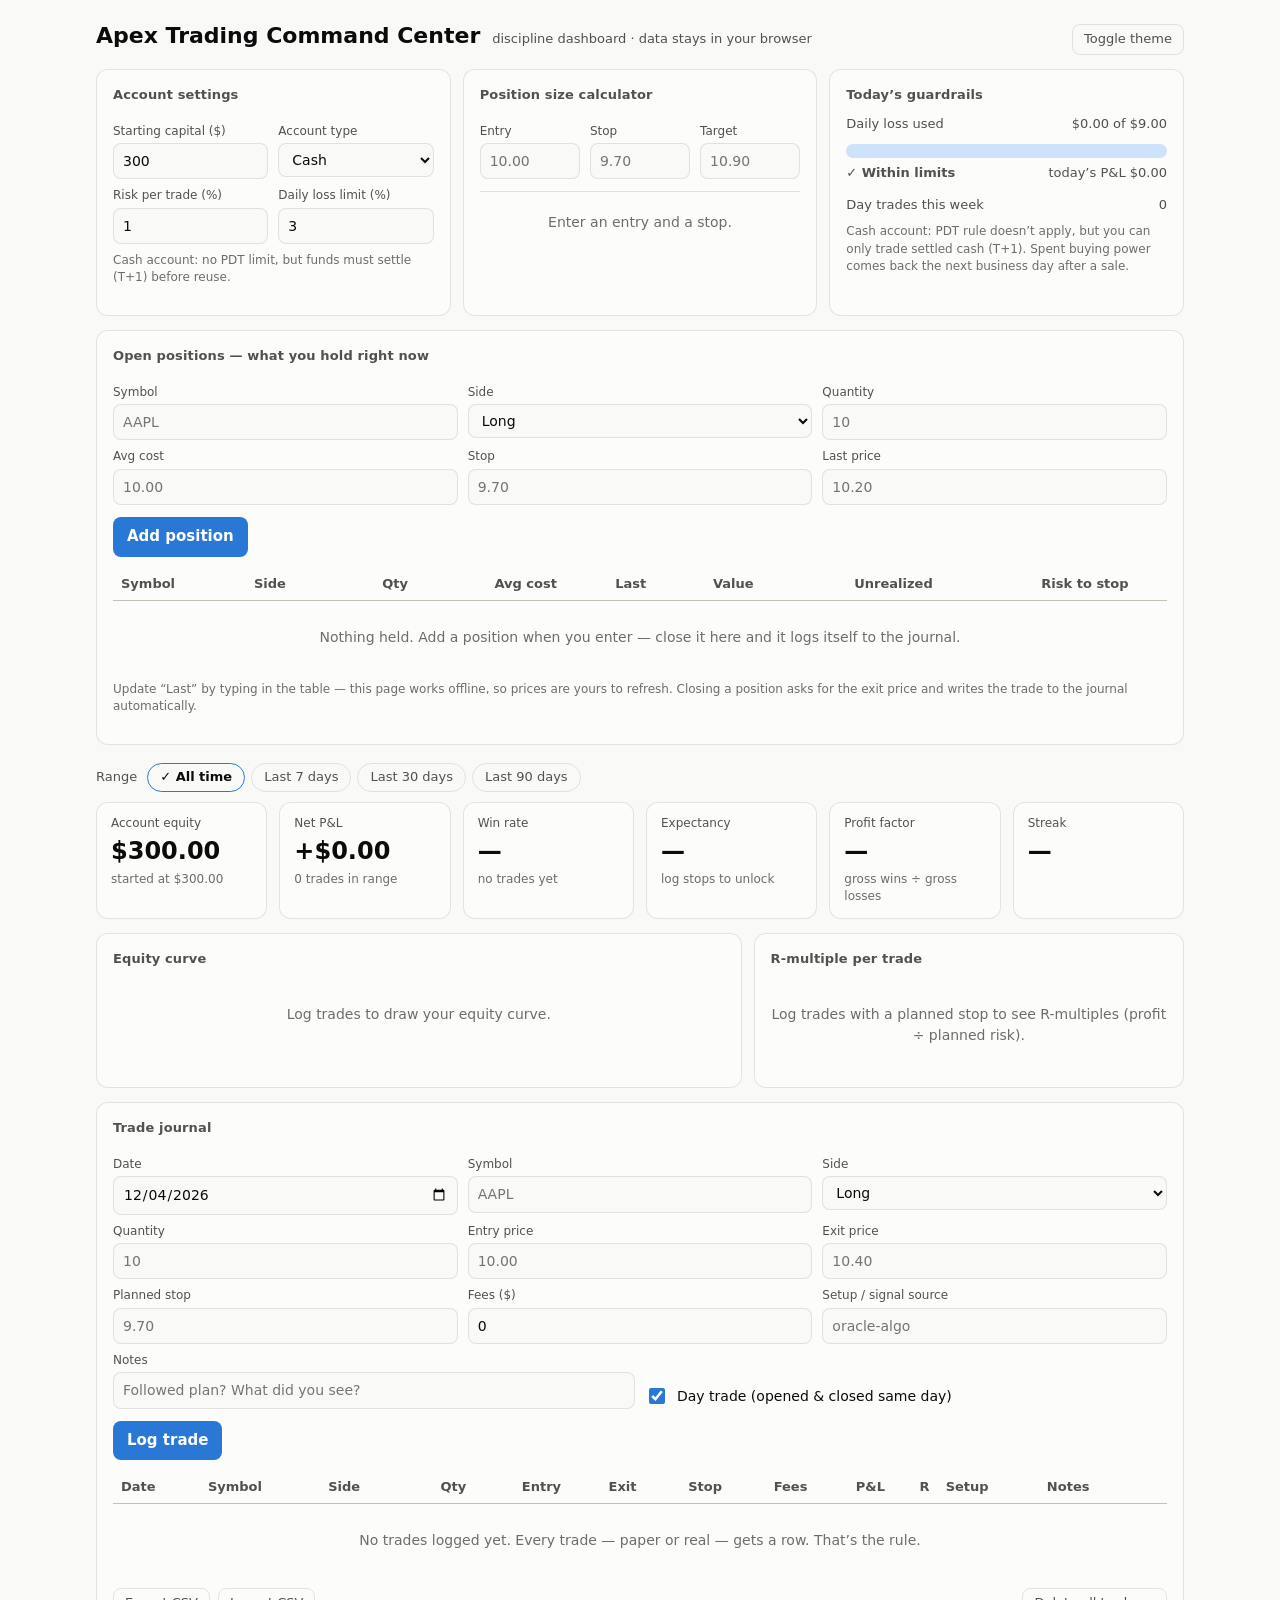
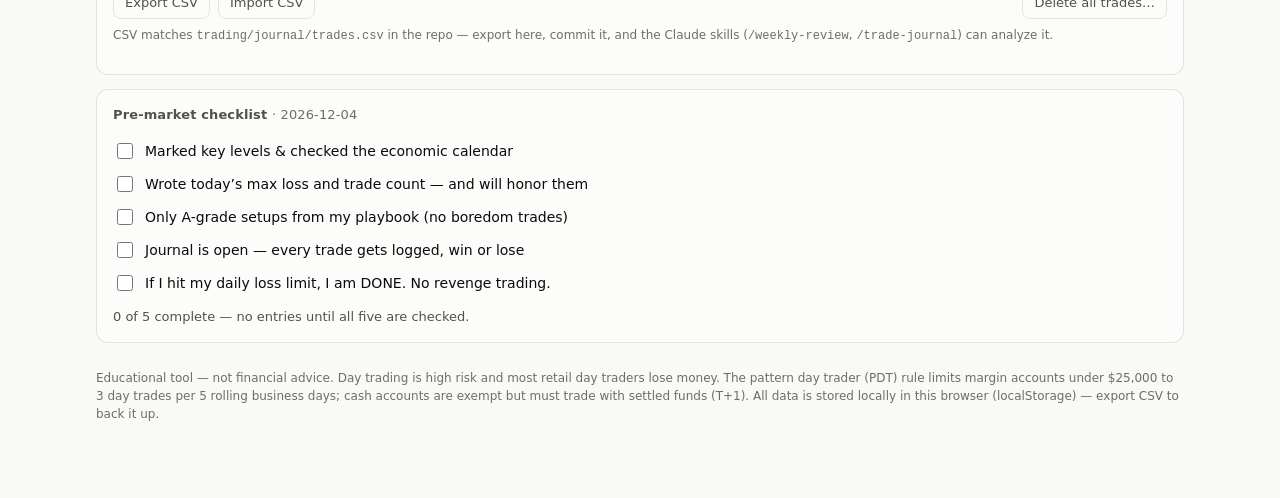
<file: trading/dashboard/index.html>
<!doctype html>
<html lang="en">
<head>
<meta charset="utf-8">
<meta name="viewport" content="width=device-width, initial-scale=1">
<title>Apex Trading Command Center</title>
<style>
  :root {
    color-scheme: light;
    --page:           #f9f9f7;
    --surface-1:      #fcfcfb;
    --text-primary:   #0b0b0b;
    --text-secondary: #52514e;
    --text-muted:     #6f6d67;
    --grid:           #e1e0d9;
    --baseline:       #c3c2b7;
    --border:         rgba(11,11,11,0.10);
    --accent:         #2a78d6;   /* series blue */
    --accent-track:   #cde2fb;   /* blue ramp step 100 */
    --neg:            #e34948;   /* series red (diverging pole) */
    --status-good:    #0ca30c;
    --status-warn:    #fab219;
    --status-crit:    #d03b3b;
    --delta-good:     #006300;
  }
  @media (prefers-color-scheme: dark) {
    :root:where(:not([data-theme="light"])) {
      color-scheme: dark;
      --page:           #0d0d0d;
      --surface-1:      #1a1a19;
      --text-primary:   #ffffff;
      --text-secondary: #c3c2b7;
      --text-muted:     #898781;
      --grid:           #2c2c2a;
      --baseline:       #383835;
      --border:         rgba(255,255,255,0.10);
      --accent:         #3987e5;
      --accent-track:   #184f95;
      --neg:            #e66767;
      --status-crit:    #e66767;
      --delta-good:     #0ca30c;
    }
  }
  :root[data-theme="dark"] {
    color-scheme: dark;
    --page:           #0d0d0d;
    --surface-1:      #1a1a19;
    --text-primary:   #ffffff;
    --text-secondary: #c3c2b7;
    --text-muted:     #898781;
    --grid:           #2c2c2a;
    --baseline:       #383835;
    --border:         rgba(255,255,255,0.10);
    --accent:         #3987e5;
    --accent-track:   #184f95;
    --neg:            #e66767;
    --status-crit:    #e66767;
    --delta-good:     #0ca30c;
  }

  * { box-sizing: border-box; }
  body {
    margin: 0;
    background: var(--page);
    color: var(--text-primary);
    font: 15px/1.45 system-ui, -apple-system, "Segoe UI", sans-serif;
  }
  .wrap { max-width: 1120px; margin: 0 auto; padding: 20px 16px 64px; }

  header.top { display: flex; align-items: baseline; gap: 12px; flex-wrap: wrap; margin-bottom: 4px; }
  header.top h1 { font-size: 22px; font-weight: 650; margin: 0; }
  header.top .sub { color: var(--text-secondary); font-size: 13px; }
  header.top .spacer { flex: 1; }
  button.ghost {
    background: none; border: 1px solid var(--border); color: var(--text-secondary);
    border-radius: 8px; padding: 5px 11px; font: inherit; font-size: 13px; cursor: pointer;
  }
  button.ghost:hover { color: var(--text-primary); }

  .card {
    background: var(--surface-1);
    border: 1px solid var(--border);
    border-radius: 12px;
    padding: 16px;
  }
  .card h2 { font-size: 13px; font-weight: 600; color: var(--text-secondary); margin: 0 0 10px; letter-spacing: .01em; }
  .card .hint { color: var(--text-muted); font-size: 12px; margin-top: 8px; }

  .grid3 { display: grid; grid-template-columns: repeat(3, 1fr); gap: 12px; margin: 14px 0; }
  .grid2 { display: grid; grid-template-columns: 3fr 2fr; gap: 12px; margin: 14px 0; }
  @media (max-width: 860px) { .grid3, .grid2 { grid-template-columns: 1fr; } }

  /* forms */
  label.f { display: block; font-size: 12px; color: var(--text-secondary); margin: 8px 0 3px; }
  input[type=number], input[type=text], input[type=date], select, textarea {
    width: 100%; background: var(--page); color: var(--text-primary);
    border: 1px solid var(--border); border-radius: 8px; padding: 7px 9px; font: inherit; font-size: 14px;
  }
  input:focus-visible, select:focus-visible, button:focus-visible, textarea:focus-visible, [tabindex]:focus-visible {
    outline: 2px solid var(--accent); outline-offset: 1px;
  }
  .frow { display: grid; grid-template-columns: 1fr 1fr; gap: 0 10px; }
  .frow3 { display: grid; grid-template-columns: 1fr 1fr 1fr; gap: 0 10px; }
  button.primary {
    background: var(--accent); color: #fff; border: none; border-radius: 8px;
    padding: 9px 14px; font: inherit; font-weight: 600; cursor: pointer; margin-top: 12px;
  }

  /* sizer output */
  .sizeout { margin-top: 12px; border-top: 1px solid var(--grid); padding-top: 10px; font-size: 14px; }
  .sizeout .big { font-size: 26px; font-weight: 650; }
  .sizeout .row { display: flex; justify-content: space-between; padding: 2px 0; color: var(--text-secondary); }
  .sizeout .row b { color: var(--text-primary); font-weight: 600; }
  .warnline { display: flex; gap: 6px; align-items: flex-start; font-size: 13px; margin-top: 8px; }

  /* meter */
  .meter { height: 14px; border-radius: 7px; background: var(--accent-track); overflow: hidden; margin: 10px 0 6px; }
  .meter > div { height: 100%; border-radius: 7px; background: var(--accent); width: 0%; transition: width .2s; }
  .meterlab { display: flex; justify-content: space-between; font-size: 13px; color: var(--text-secondary); }
  .statuschip { font-weight: 600; }

  /* filter row */
  .filters { display: flex; gap: 6px; align-items: center; margin: 18px 0 10px; flex-wrap: wrap; }
  .filters .flabel { font-size: 13px; color: var(--text-secondary); margin-right: 4px; }
  .filters button {
    background: none; border: 1px solid var(--border); color: var(--text-secondary);
    border-radius: 999px; padding: 4px 12px; font: inherit; font-size: 13px; cursor: pointer;
  }
  .filters button[aria-pressed="true"] {
    border-color: var(--accent); color: var(--text-primary); font-weight: 600;
  }
  .filters button[aria-pressed="true"]::before { content: "✓ "; font-weight: 700; }

  /* KPI tiles */
  .kpis { display: grid; grid-template-columns: repeat(6, 1fr); gap: 12px; }
  @media (max-width: 1000px) { .kpis { grid-template-columns: repeat(3, 1fr); } }
  @media (max-width: 620px)  { .kpis { grid-template-columns: repeat(2, 1fr); } }
  .tile { background: var(--surface-1); border: 1px solid var(--border); border-radius: 12px; padding: 12px 14px; }
  .tile .lab { font-size: 12px; color: var(--text-secondary); }
  .tile .val { font-size: 24px; font-weight: 650; margin-top: 2px; }
  .tile .sub { font-size: 12px; color: var(--text-muted); margin-top: 2px; }

  /* charts */
  .chartcard { position: relative; }
  .chartbox { position: relative; }
  .chartbox svg { display: block; width: 100%; }
  .tooltip {
    position: absolute; pointer-events: none; z-index: 5; display: none;
    background: var(--surface-1); border: 1px solid var(--border); border-radius: 8px;
    padding: 7px 10px; font-size: 13px; box-shadow: 0 2px 10px rgba(0,0,0,.12); max-width: 240px;
  }
  .tooltip .tv { font-weight: 650; font-size: 14px; }
  .tooltip .tk { color: var(--text-secondary); font-size: 12px; }
  .tooltip .key { display: inline-block; width: 12px; height: 0; border-top: 3px solid var(--accent); border-radius: 2px; margin-right: 5px; vertical-align: middle; }
  .empty { color: var(--text-muted); font-size: 14px; padding: 26px 0; text-align: center; }
  svg text { font-family: system-ui, -apple-system, "Segoe UI", sans-serif; }
  .axis-tick { font-size: 11px; fill: var(--text-muted); font-variant-numeric: tabular-nums; }
  .direct-label { font-size: 12px; fill: var(--text-primary); font-weight: 600; }
  .bar-mark { cursor: default; }
  .bar-mark:hover, .bar-mark:focus { opacity: .82; }

  /* journal table */
  .tablewrap { overflow-x: auto; margin-top: 12px; }
  table.journal { border-collapse: collapse; width: 100%; font-size: 13px; }
  table.journal th {
    text-align: left; color: var(--text-secondary); font-weight: 600;
    border-bottom: 1px solid var(--baseline); padding: 6px 8px; white-space: nowrap;
  }
  table.journal td { border-bottom: 1px solid var(--grid); padding: 6px 8px; white-space: nowrap; font-variant-numeric: tabular-nums; }
  table.journal td.num { text-align: right; }
  table.journal th.num { text-align: right; }
  .pnl-pos { color: var(--delta-good); font-weight: 600; }
  .pnl-neg { color: var(--status-crit); font-weight: 600; }
  button.mini { background: none; border: none; color: var(--text-muted); cursor: pointer; font-size: 13px; padding: 2px 6px; }
  button.mini:hover { color: var(--status-crit); }
  .jactions { display: flex; gap: 8px; margin-top: 12px; flex-wrap: wrap; }
  .jactions .right { margin-left: auto; }

  /* checklist */
  .check { display: flex; gap: 9px; align-items: flex-start; padding: 6px 0; font-size: 14px; }
  .check input { width: 16px; height: 16px; margin-top: 2px; accent-color: var(--accent); }
  .check span { color: var(--text-primary); }
  .checkdone { color: var(--text-secondary); font-size: 13px; margin-top: 8px; }

  .footnote { color: var(--text-muted); font-size: 12px; margin-top: 26px; line-height: 1.5; }
</style>
</head>
<body>
<div class="wrap">

  <header class="top">
    <h1>Apex Trading Command Center</h1>
    <span class="sub">discipline dashboard · data stays in your browser</span>
    <span class="spacer"></span>
    <button class="ghost" id="themeBtn" type="button">Toggle theme</button>
  </header>

  <div class="grid3">
    <!-- Settings -->
    <section class="card">
      <h2>Account settings</h2>
      <div class="frow">
        <div>
          <label class="f" for="setCapital">Starting capital ($)</label>
          <input type="number" id="setCapital" min="0" step="1" value="300">
        </div>
        <div>
          <label class="f" for="setAcctType">Account type</label>
          <select id="setAcctType">
            <option value="cash">Cash</option>
            <option value="margin">Margin</option>
          </select>
        </div>
      </div>
      <div class="frow">
        <div>
          <label class="f" for="setRiskPct">Risk per trade (%)</label>
          <input type="number" id="setRiskPct" min="0.1" max="100" step="0.1" value="1">
        </div>
        <div>
          <label class="f" for="setDayLossPct">Daily loss limit (%)</label>
          <input type="number" id="setDayLossPct" min="0.5" max="100" step="0.5" value="3">
        </div>
      </div>
      <p class="hint" id="acctHint"></p>
    </section>

    <!-- Position sizer -->
    <section class="card">
      <h2>Position size calculator</h2>
      <div class="frow3">
        <div>
          <label class="f" for="psEntry">Entry</label>
          <input type="number" id="psEntry" min="0" step="any" placeholder="10.00">
        </div>
        <div>
          <label class="f" for="psStop">Stop</label>
          <input type="number" id="psStop" min="0" step="any" placeholder="9.70">
        </div>
        <div>
          <label class="f" for="psTarget">Target</label>
          <input type="number" id="psTarget" min="0" step="any" placeholder="10.90">
        </div>
      </div>
      <div class="sizeout" id="psOut" aria-live="polite">
        <div class="empty" style="padding:10px 0">Enter an entry and a stop.</div>
      </div>
    </section>

    <!-- Daily guardrails -->
    <section class="card">
      <h2>Today’s guardrails</h2>
      <div class="meterlab"><span>Daily loss used</span><span id="lossUsedTxt">—</span></div>
      <div class="meter" role="img" id="lossMeter" aria-label="Daily loss limit usage">
        <div id="lossFill"></div>
      </div>
      <div class="meterlab">
        <span class="statuschip" id="lossStatus"></span>
        <span id="lossLimitTxt"></span>
      </div>
      <div id="pdtBlock" style="margin-top:14px">
        <div class="meterlab"><span id="pdtLabel">Day trades (rolling 5 business days)</span><span id="pdtCount">0 / 3</span></div>
        <p class="hint" id="pdtHint"></p>
      </div>
    </section>
  </div>

  <!-- Open positions / holdings -->
  <section class="card" style="margin-top:2px">
    <h2>Open positions — what you hold right now</h2>
    <form id="posForm">
      <div class="frow3">
        <div>
          <label class="f" for="pSymbol">Symbol</label>
          <input type="text" id="pSymbol" required maxlength="12" placeholder="AAPL" autocomplete="off">
        </div>
        <div>
          <label class="f" for="pSide">Side</label>
          <select id="pSide">
            <option value="long">Long</option>
            <option value="short">Short</option>
          </select>
        </div>
        <div>
          <label class="f" for="pQty">Quantity</label>
          <input type="number" id="pQty" required min="0" step="any" placeholder="10">
        </div>
      </div>
      <div class="frow3">
        <div>
          <label class="f" for="pCost">Avg cost</label>
          <input type="number" id="pCost" required min="0" step="any" placeholder="10.00">
        </div>
        <div>
          <label class="f" for="pStop">Stop</label>
          <input type="number" id="pStop" min="0" step="any" placeholder="9.70">
        </div>
        <div>
          <label class="f" for="pLast">Last price</label>
          <input type="number" id="pLast" min="0" step="any" placeholder="10.20">
        </div>
      </div>
      <button class="primary" type="submit">Add position</button>
    </form>
    <div class="tablewrap">
      <table class="journal" id="posTable">
        <thead>
          <tr>
            <th>Symbol</th><th>Side</th>
            <th class="num">Qty</th><th class="num">Avg cost</th>
            <th class="num">Last</th><th class="num">Value</th>
            <th class="num">Unrealized</th><th class="num">Risk to stop</th><th></th>
          </tr>
        </thead>
        <tbody id="posBody"></tbody>
      </table>
      <div class="empty" id="posEmpty">Nothing held. Add a position when you enter — close it here and it logs itself to the journal.</div>
    </div>
    <div class="sizeout" id="posTotals" style="display:none">
      <div class="row"><span>Total market value</span><b id="posValTotal"></b></div>
      <div class="row"><span>Total unrealized P&amp;L</span><b id="posPnlTotal"></b></div>
      <div class="row"><span>Account heat (open risk to stops)</span><b id="posHeat"></b></div>
    </div>
    <p class="hint">Update “Last” by typing in the table — this page works offline, so prices are yours to refresh. Closing a position asks for the exit price and writes the trade to the journal automatically.</p>
  </section>

  <!-- Filter row: scopes everything below -->
  <div class="filters" role="group" aria-label="Date range">
    <span class="flabel">Range</span>
    <button type="button" data-range="all" aria-pressed="true">All time</button>
    <button type="button" data-range="7" aria-pressed="false">Last 7 days</button>
    <button type="button" data-range="30" aria-pressed="false">Last 30 days</button>
    <button type="button" data-range="90" aria-pressed="false">Last 90 days</button>
  </div>

  <div class="kpis" id="kpis"></div>

  <div class="grid2">
    <section class="card chartcard">
      <h2>Equity curve</h2>
      <div class="chartbox" id="equityBox"></div>
      <div class="tooltip" id="equityTip"></div>
    </section>
    <section class="card chartcard">
      <h2>R-multiple per trade</h2>
      <div class="chartbox" id="rBox"></div>
      <div class="tooltip" id="rTip"></div>
    </section>
  </div>

  <!-- Journal -->
  <section class="card">
    <h2>Trade journal</h2>
    <form id="tradeForm">
      <div class="frow3">
        <div>
          <label class="f" for="tDate">Date</label>
          <input type="date" id="tDate" required>
        </div>
        <div>
          <label class="f" for="tSymbol">Symbol</label>
          <input type="text" id="tSymbol" required maxlength="12" placeholder="AAPL" autocomplete="off">
        </div>
        <div>
          <label class="f" for="tSide">Side</label>
          <select id="tSide">
            <option value="long">Long</option>
            <option value="short">Short</option>
          </select>
        </div>
      </div>
      <div class="frow3">
        <div>
          <label class="f" for="tQty">Quantity</label>
          <input type="number" id="tQty" required min="0" step="any" placeholder="10">
        </div>
        <div>
          <label class="f" for="tEntry">Entry price</label>
          <input type="number" id="tEntry" required min="0" step="any" placeholder="10.00">
        </div>
        <div>
          <label class="f" for="tExit">Exit price</label>
          <input type="number" id="tExit" required min="0" step="any" placeholder="10.40">
        </div>
      </div>
      <div class="frow3">
        <div>
          <label class="f" for="tStop">Planned stop</label>
          <input type="number" id="tStop" min="0" step="any" placeholder="9.70">
        </div>
        <div>
          <label class="f" for="tFees">Fees ($)</label>
          <input type="number" id="tFees" min="0" step="any" value="0">
        </div>
        <div>
          <label class="f" for="tSetup">Setup / signal source</label>
          <input type="text" id="tSetup" maxlength="40" placeholder="oracle-algo" autocomplete="off">
        </div>
      </div>
      <div class="frow">
        <div>
          <label class="f" for="tNotes">Notes</label>
          <input type="text" id="tNotes" maxlength="200" placeholder="Followed plan? What did you see?" autocomplete="off">
        </div>
        <div style="display:flex;align-items:flex-end;gap:14px;padding-bottom:2px">
          <label class="check" style="padding:0"><input type="checkbox" id="tDayTrade" checked><span>Day trade (opened &amp; closed same day)</span></label>
        </div>
      </div>
      <button class="primary" type="submit">Log trade</button>
    </form>

    <div class="tablewrap">
      <table class="journal" id="journalTable">
        <thead>
          <tr>
            <th>Date</th><th>Symbol</th><th>Side</th>
            <th class="num">Qty</th><th class="num">Entry</th><th class="num">Exit</th>
            <th class="num">Stop</th><th class="num">Fees</th>
            <th class="num">P&amp;L</th><th class="num">R</th>
            <th>Setup</th><th>Notes</th><th></th>
          </tr>
        </thead>
        <tbody id="journalBody"></tbody>
      </table>
      <div class="empty" id="journalEmpty">No trades logged yet. Every trade — paper or real — gets a row. That’s the rule.</div>
    </div>

    <div class="jactions">
      <button class="ghost" type="button" id="exportBtn">Export CSV</button>
      <button class="ghost" type="button" id="importBtn">Import CSV</button>
      <input type="file" id="importFile" accept=".csv,text/csv" style="display:none">
      <button class="ghost right" type="button" id="clearBtn">Delete all trades…</button>
    </div>
    <p class="hint">CSV matches <code>trading/journal/trades.csv</code> in the repo — export here, commit it, and the Claude skills (<code>/weekly-review</code>, <code>/trade-journal</code>) can analyze it.</p>
  </section>

  <!-- Checklist -->
  <section class="card" style="margin-top:14px">
    <h2>Pre-market checklist <span id="checkDate" style="font-weight:400;color:var(--text-muted)"></span></h2>
    <div id="checklist"></div>
    <div class="checkdone" id="checkSummary"></div>
  </section>

  <p class="footnote">
    Educational tool — not financial advice. Day trading is high risk and most retail day traders lose
    money. The pattern day trader (PDT) rule limits margin accounts under $25,000 to 3 day trades per 5
    rolling business days; cash accounts are exempt but must trade with settled funds (T+1).
    All data is stored locally in this browser (localStorage) — export CSV to back it up.
  </p>
</div>

<script>
"use strict";
(() => {
  // ---------- storage ----------
  const LS = { trades: "apexTrades.v1", settings: "apexSettings.v1", theme: "apexTheme.v1", checks: "apexChecks.v1", positions: "apexPositions.v1" };
  const load = (k, fb) => { try { const v = JSON.parse(localStorage.getItem(k)); return v ?? fb; } catch { return fb; } };
  const save = (k, v) => { try { localStorage.setItem(k, JSON.stringify(v)); } catch {} };

  let trades = load(LS.trades, []);            // [{id,date,symbol,side,qty,entry,exit,stop,fees,dayTrade,setup,notes}]
  let positions = load(LS.positions, []);      // [{id,symbol,side,qty,cost,stop,last}]
  let settings = Object.assign({ capital: 300, riskPct: 1, dayLossPct: 3, acctType: "cash" }, load(LS.settings, {}));
  let range = "all";

  // ---------- theme ----------
  const themeBtn = document.getElementById("themeBtn");
  const savedTheme = load(LS.theme, null);
  if (savedTheme === "dark" || savedTheme === "light") document.documentElement.dataset.theme = savedTheme;
  themeBtn.addEventListener("click", () => {
    const cur = document.documentElement.dataset.theme ||
      (matchMedia("(prefers-color-scheme: dark)").matches ? "dark" : "light");
    const next = cur === "dark" ? "light" : "dark";
    document.documentElement.dataset.theme = next;
    save(LS.theme, next);
    renderAll();
  });
  matchMedia("(prefers-color-scheme: dark)").addEventListener("change", () => {
    if (!document.documentElement.dataset.theme) renderAll();
  });

  // ---------- helpers ----------
  const $ = id => document.getElementById(id);
  const todayISO = () => {
    const d = new Date();
    return `${d.getFullYear()}-${String(d.getMonth() + 1).padStart(2, "0")}-${String(d.getDate()).padStart(2, "0")}`;
  };
  const fmtMoney = (v, compact) => {
    const sign = v < 0 ? "−" : "";
    const a = Math.abs(v);
    if (compact && a >= 100000) return `${sign}$${(a / 1000).toFixed(0)}K`;
    if (compact && a >= 10000)  return `${sign}$${(a / 1000).toFixed(1)}K`;
    return `${sign}$${a.toLocaleString("en-US", { minimumFractionDigits: 2, maximumFractionDigits: 2 })}`;
  };
  const fmtNum = v => v.toLocaleString("en-US", { maximumFractionDigits: 2 });
  const cssVar = name => getComputedStyle(document.documentElement).getPropertyValue(name).trim();

  const pnlOf = t => {
    const dir = t.side === "short" ? -1 : 1;
    return dir * (t.exit - t.entry) * t.qty - (t.fees || 0);
  };
  const rOf = t => {
    if (t.stop == null || !isFinite(t.stop)) return null;
    const perShare = Math.abs(t.entry - t.stop);
    if (perShare <= 0) return null;
    return pnlOf(t) / (perShare * t.qty);
  };
  const sortedTrades = () => [...trades].sort((a, b) => a.date < b.date ? -1 : a.date > b.date ? 1 : a.id - b.id);
  const inRange = t => {
    if (range === "all") return true;
    const days = Number(range);
    const cutoff = new Date(); cutoff.setHours(0, 0, 0, 0); cutoff.setDate(cutoff.getDate() - (days - 1));
    return new Date(t.date + "T00:00:00") >= cutoff;
  };

  // last N business days (ISO strings), most recent first, including today if weekday
  const lastBusinessDays = n => {
    const out = []; const d = new Date();
    while (out.length < n) {
      const dow = d.getDay();
      if (dow !== 0 && dow !== 6) {
        out.push(`${d.getFullYear()}-${String(d.getMonth() + 1).padStart(2, "0")}-${String(d.getDate()).padStart(2, "0")}`);
      }
      d.setDate(d.getDate() - 1);
    }
    return out;
  };

  // ---------- settings ----------
  const bindSetting = (id, key, num) => {
    const el = $(id);
    el.value = settings[key];
    el.addEventListener("input", () => {
      const v = num ? parseFloat(el.value) : el.value;
      if (num) {
        if (!isFinite(v)) return;
        const min = parseFloat(el.min), max = parseFloat(el.max);
        if ((isFinite(min) && v < min) || (isFinite(max) && v > max)) return;
      }
      settings[key] = v;
      save(LS.settings, settings);
      renderAll();
    });
  };
  bindSetting("setCapital", "capital", true);
  bindSetting("setRiskPct", "riskPct", true);
  bindSetting("setDayLossPct", "dayLossPct", true);
  bindSetting("setAcctType", "acctType", false);

  // ---------- position sizer ----------
  const equityNow = () => settings.capital + trades.reduce((s, t) => s + pnlOf(t), 0);
  const renderSizer = () => {
    const out = $("psOut");
    const entry = parseFloat($("psEntry").value);
    const stop = parseFloat($("psStop").value);
    const target = parseFloat($("psTarget").value);
    out.replaceChildren();
    if (!isFinite(entry) || !isFinite(stop) || entry <= 0) {
      const d = document.createElement("div"); d.className = "empty"; d.style.padding = "10px 0";
      d.textContent = "Enter an entry and a stop."; out.appendChild(d); return;
    }
    const perShare = Math.abs(entry - stop);
    if (perShare <= 0) {
      const d = document.createElement("div"); d.className = "empty"; d.style.padding = "10px 0";
      d.textContent = "Stop must differ from entry."; out.appendChild(d); return;
    }
    const eq = equityNow();
    const riskBudget = eq * (settings.riskPct / 100);
    const byRisk = Math.floor(riskBudget / perShare + 1e-9);
    const byCash = Math.floor(eq / entry + 1e-9);    // cash account: no leverage
    const shares = Math.max(0, Math.min(byRisk, settings.acctType === "cash" ? byCash : byRisk));
    const dollarRisk = shares * perShare;

    const big = document.createElement("div");
    big.className = "big";
    big.textContent = `${shares.toLocaleString("en-US")} share${shares === 1 ? "" : "s"}`;
    out.appendChild(big);

    const addRow = (k, v, strong) => {
      const r = document.createElement("div"); r.className = "row";
      const kk = document.createElement("span"); kk.textContent = k;
      const vv = document.createElement(strong ? "b" : "span"); vv.textContent = v;
      r.append(kk, vv); out.appendChild(r);
    };
    addRow("Risk budget", `${fmtMoney(riskBudget)} (${settings.riskPct}% of ${fmtMoney(eq)})`);
    addRow("Risk per share", fmtMoney(perShare));
    addRow("Dollar risk at stop", fmtMoney(dollarRisk), true);
    addRow("Position cost", fmtMoney(shares * entry));
    if (isFinite(target) && target > 0) {
      const reward = Math.abs(target - entry);
      addRow("Reward : risk", `${(reward / perShare).toFixed(2)} : 1`, true);
    }
    if (byCash < byRisk && settings.acctType === "cash") {
      const w = document.createElement("div"); w.className = "warnline";
      w.textContent = "⚠ Buying power caps this position below your risk budget — your stop distance is wider than this account can use.";
      w.style.color = cssVar("--text-secondary");
      out.appendChild(w);
    }
    if (shares === 0) {
      const w = document.createElement("div"); w.className = "warnline";
      w.textContent = "⚠ Zero shares fit this risk budget. Tighter stop, cheaper ticker, or skip the trade — do not size up.";
      w.style.color = cssVar("--status-crit");
      out.appendChild(w);
    }
  };
  ["psEntry", "psStop", "psTarget"].forEach(id => $(id).addEventListener("input", renderSizer));

  // ---------- guardrails ----------
  const renderGuardrails = () => {
    const today = todayISO();
    const todayPnl = trades.filter(t => t.date === today).reduce((s, t) => s + pnlOf(t), 0);
    const limit = equityNow() > 0 ? (settings.capital + trades.filter(t => t.date !== today).reduce((s, t) => s + pnlOf(t), 0)) * (settings.dayLossPct / 100)
                                  : settings.capital * (settings.dayLossPct / 100);
    const lossUsed = Math.max(0, -todayPnl);
    const pct = limit > 0 ? Math.min(100, (lossUsed / limit) * 100) : 0;
    $("lossUsedTxt").textContent = `${fmtMoney(lossUsed)} of ${fmtMoney(limit)}`;
    $("lossLimitTxt").textContent = todayPnl >= 0 ? `today’s P&L ${fmtMoney(todayPnl)}` : "";
    const fill = $("lossFill");
    fill.style.width = pct + "%";
    const status = $("lossStatus");
    let color, label;
    if (pct >= 100)      { color = cssVar("--status-crit"); label = "⛔ STOP — limit hit, done for the day"; }
    else if (pct >= 60)  { color = cssVar("--status-warn"); label = "⚠ Caution — one small trade from done"; }
    else                 { color = cssVar("--accent");      label = "✓ Within limits"; }
    fill.style.background = color;
    status.textContent = label;
    status.style.color = pct >= 100 ? cssVar("--status-crit") : cssVar("--text-secondary");
    $("lossMeter").setAttribute("aria-label", `Daily loss limit usage: ${pct.toFixed(0)}%`);

    // PDT
    const window5 = new Set(lastBusinessDays(5));
    const used = trades.filter(t => t.dayTrade && window5.has(t.date)).length;
    if (settings.acctType === "margin") {
      $("pdtLabel").textContent = "Day trades (rolling 5 business days)";
      $("pdtCount").textContent = `${used} / 3`;
      $("pdtCount").style.color = used >= 3 ? cssVar("--status-crit") : "";
      $("pdtHint").textContent = used >= 3
        ? "⛔ PDT limit reached — a 4th day trade can flag/freeze a margin account under $25K."
        : "Margin account under $25K: max 3 day trades per 5 rolling business days (PDT rule).";
    } else {
      $("pdtLabel").textContent = "Day trades this week";
      $("pdtCount").textContent = `${used}`;
      $("pdtCount").style.color = "";
      $("pdtHint").textContent = "Cash account: PDT rule doesn’t apply, but you can only trade settled cash (T+1). Spent buying power comes back the next business day after a sale.";
    }
    $("acctHint").textContent = settings.acctType === "cash"
      ? "Cash account: no PDT limit, but funds must settle (T+1) before reuse."
      : "Margin account under $25K: the PDT rule caps you at 3 day trades per 5 business days.";
  };

  // ---------- KPIs ----------
  const stats = list => {
    const closed = list.map(t => ({ t, pnl: pnlOf(t), r: rOf(t) }));
    const n = closed.length;
    const wins = closed.filter(x => x.pnl > 0);
    const losses = closed.filter(x => x.pnl < 0);
    const grossW = wins.reduce((s, x) => s + x.pnl, 0);
    const grossL = Math.abs(losses.reduce((s, x) => s + x.pnl, 0));
    const rs = closed.map(x => x.r).filter(r => r != null && isFinite(r));
    let streak = 0;
    for (let i = closed.length - 1; i >= 0; i--) {
      const w = closed[i].pnl > 0;
      if (streak === 0) { if (!w && closed[i].pnl >= 0) break; streak = w ? 1 : -1; }
      else if (streak > 0 && w) streak++;
      else if (streak < 0 && !w && closed[i].pnl < 0) streak--;
      else break;
    }
    return {
      n,
      net: closed.reduce((s, x) => s + x.pnl, 0),
      winRate: n ? (wins.length / n) * 100 : null,
      pf: grossL > 0 ? grossW / grossL : (grossW > 0 ? Infinity : null),
      expR: rs.length ? rs.reduce((s, r) => s + r, 0) / rs.length : null,
      rCount: rs.length,
      streak
    };
  };

  const renderKpis = () => {
    const list = sortedTrades().filter(inRange);
    const s = stats(list);
    const k = $("kpis");
    k.replaceChildren();
    const tile = (lab, val, sub, cls) => {
      const d = document.createElement("div"); d.className = "tile";
      const l = document.createElement("div"); l.className = "lab"; l.textContent = lab;
      const v = document.createElement("div"); v.className = "val" + (cls ? " " + cls : ""); v.textContent = val;
      d.append(l, v);
      if (sub) { const su = document.createElement("div"); su.className = "sub"; su.textContent = sub; d.appendChild(su); }
      k.appendChild(d);
    };
    tile("Account equity", fmtMoney(equityNow(), true), `started at ${fmtMoney(settings.capital, true)}`);
    tile("Net P&L", (s.net >= 0 ? "+" : "") + fmtMoney(s.net, true).replace("−$", "−$"),
      `${s.n} trade${s.n === 1 ? "" : "s"} in range`, s.net > 0 ? "pnl-pos" : s.net < 0 ? "pnl-neg" : "");
    tile("Win rate", s.winRate == null ? "—" : `${s.winRate.toFixed(0)}%`, s.n ? `${s.n} closed` : "no trades yet");
    tile("Expectancy", s.expR == null ? "—" : `${s.expR >= 0 ? "+" : ""}${s.expR.toFixed(2)}R`,
      s.rCount ? `avg over ${s.rCount} with stops` : "log stops to unlock", s.expR > 0 ? "pnl-pos" : s.expR < 0 ? "pnl-neg" : "");
    tile("Profit factor", s.pf == null ? "—" : (s.pf === Infinity ? "∞" : s.pf.toFixed(2)), "gross wins ÷ gross losses");
    tile("Streak", s.streak === 0 ? "—" : `${Math.abs(s.streak)} ${s.streak > 0 ? "W" : "L"}`,
      s.streak <= -2 ? "step away, review, come back" : " ");
  };

  // ---------- SVG chart helpers ----------
  const NS = "http://www.w3.org/2000/svg";
  const el = (name, attrs) => {
    const e = document.createElementNS(NS, name);
    for (const [k, v] of Object.entries(attrs || {})) e.setAttribute(k, v);
    return e;
  };
  const niceTicks = (min, max, count) => {
    if (min === max) { min -= 1; max += 1; }
    const span = max - min;
    const step0 = span / Math.max(1, count);
    const mag = Math.pow(10, Math.floor(Math.log10(step0)));
    let step = mag;
    for (const m of [1, 2, 5, 10]) { if (mag * m >= step0) { step = mag * m; break; } }
    const lo = Math.floor(min / step) * step;
    const ticks = [];
    for (let v = lo; v <= max + step * 0.001; v += step) if (v >= min - step * 0.001) ticks.push(v);
    return ticks;
  };
  const showTip = (tip, box, x, y, rows) => {
    tip.replaceChildren();
    rows.forEach(([kind, text, keyColor]) => {
      const d = document.createElement("div");
      d.className = kind;
      if (keyColor) {
        const key = document.createElement("span"); key.className = "key"; key.style.borderTopColor = keyColor;
        d.appendChild(key);
      }
      d.appendChild(document.createTextNode(text));
      tip.appendChild(d);
    });
    tip.style.display = "block";
    const bw = box.clientWidth;
    const tw = tip.offsetWidth, th = tip.offsetHeight;
    let left = x + 14; if (left + tw > bw - 4) left = x - tw - 14;
    let top = y - th - 8; if (top < 0) top = y + 14;
    // tooltip's positioned ancestor is the card; offset by the chartbox's place in it
    tip.style.left = (box.offsetLeft + Math.max(4, left)) + "px";
    tip.style.top = (box.offsetTop + Math.max(0, top)) + "px";
  };

  // ---------- equity curve ----------
  const renderEquity = () => {
    const box = $("equityBox"), tip = $("equityTip");
    box.replaceChildren(); tip.style.display = "none";
    const list = sortedTrades().filter(inRange);
    if (!list.length) {
      const d = document.createElement("div"); d.className = "empty";
      d.textContent = "Log trades to draw your equity curve.";
      box.appendChild(d); return;
    }
    // baseline = capital plus P&L of trades BEFORE the range (so the curve is honest)
    const before = sortedTrades().filter(t => !inRange(t)).filter(t => {
      const first = list[0];
      return t.date < first.date || (t.date === first.date && t.id < first.id);
    });
    let eq = settings.capital + before.reduce((s, t) => s + pnlOf(t), 0);
    const pts = [{ eq, label: "Start", pnl: null, date: null }];
    list.forEach(t => { eq += pnlOf(t); pts.push({ eq, label: t.symbol, pnl: pnlOf(t), date: t.date }); });

    const W = Math.max(280, box.clientWidth), H = 240;
    const padL = 52, padR = 46, padT = 14, padB = 24;
    const iw = W - padL - padR, ih = H - padT - padB;
    let lo = Math.min(...pts.map(p => p.eq)), hi = Math.max(...pts.map(p => p.eq));
    if (lo === hi) { lo -= 1; hi += 1; }
    const pad = (hi - lo) * 0.08; lo -= pad; hi += pad;
    const X = i => padL + (pts.length === 1 ? 0 : (i / (pts.length - 1)) * iw);
    const Y = v => padT + ih - ((v - lo) / (hi - lo)) * ih;

    const svg = el("svg", { width: W, height: H, viewBox: `0 0 ${W} ${H}`, role: "img",
      "aria-label": `Equity curve, ${list.length} trades, ending at ${fmtMoney(pts[pts.length - 1].eq)}` });

    niceTicks(lo, hi, 4).forEach(v => {
      svg.appendChild(el("line", { x1: padL, x2: W - padR, y1: Y(v), y2: Y(v), stroke: cssVar("--grid"), "stroke-width": 1 }));
      const t = el("text", { x: padL - 8, y: Y(v) + 4, "text-anchor": "end", class: "axis-tick" });
      t.textContent = "$" + Math.round(v).toLocaleString("en-US");
      svg.appendChild(t);
    });

    const line = pts.map((p, i) => `${i ? "L" : "M"}${X(i).toFixed(1)},${Y(p.eq).toFixed(1)}`).join("");
    const accent = cssVar("--accent");
    svg.appendChild(el("path", { d: `${line}L${X(pts.length - 1).toFixed(1)},${(padT + ih).toFixed(1)}L${X(0).toFixed(1)},${(padT + ih).toFixed(1)}Z`,
      fill: accent, opacity: 0.1, stroke: "none" }));
    svg.appendChild(el("path", { d: line, fill: "none", stroke: accent, "stroke-width": 2,
      "stroke-linejoin": "round", "stroke-linecap": "round" }));

    // end marker: surface ring + dot + direct label
    const li = pts.length - 1;
    svg.appendChild(el("circle", { cx: X(li), cy: Y(pts[li].eq), r: 6, fill: cssVar("--surface-1") }));
    svg.appendChild(el("circle", { cx: X(li), cy: Y(pts[li].eq), r: 4, fill: accent }));
    const endLab = el("text", { x: X(li), y: Y(pts[li].eq) - 10, "text-anchor": "end", class: "direct-label" });
    endLab.textContent = fmtMoney(pts[li].eq, true);
    svg.appendChild(endLab);

    // crosshair + hover
    const cross = el("line", { y1: padT, y2: padT + ih, stroke: cssVar("--baseline"), "stroke-width": 1, visibility: "hidden" });
    svg.appendChild(cross);
    const hoverDotRing = el("circle", { r: 6, fill: cssVar("--surface-1"), visibility: "hidden" });
    const hoverDot = el("circle", { r: 4, fill: accent, visibility: "hidden" });
    svg.append(hoverDotRing, hoverDot);
    const onMove = ev => {
      const rect = svg.getBoundingClientRect();
      const mx = (ev.clientX - rect.left) * (W / rect.width);
      let best = 0, bd = Infinity;
      pts.forEach((p, i) => { const d = Math.abs(X(i) - mx); if (d < bd) { bd = d; best = i; } });
      const p = pts[best];
      cross.setAttribute("x1", X(best)); cross.setAttribute("x2", X(best));
      cross.setAttribute("visibility", "visible");
      hoverDotRing.setAttribute("cx", X(best)); hoverDotRing.setAttribute("cy", Y(p.eq)); hoverDotRing.setAttribute("visibility", "visible");
      hoverDot.setAttribute("cx", X(best)); hoverDot.setAttribute("cy", Y(p.eq)); hoverDot.setAttribute("visibility", "visible");
      const rows = [["tv", fmtMoney(p.eq), accent]];
      rows.push(["tk", p.date ? `${p.label} · ${p.date}` : "Starting equity"]);
      if (p.pnl != null) rows.push(["tk", `trade P&L ${p.pnl >= 0 ? "+" : ""}${fmtMoney(p.pnl)}`]);
      const bx = box.getBoundingClientRect();
      showTip(tip, box, (ev.clientX - bx.left), (Y(p.eq) / H) * (svg.getBoundingClientRect().height), rows);
    };
    svg.addEventListener("pointermove", onMove);
    svg.addEventListener("pointerleave", () => {
      tip.style.display = "none";
      cross.setAttribute("visibility", "hidden");
      hoverDot.setAttribute("visibility", "hidden");
      hoverDotRing.setAttribute("visibility", "hidden");
    });
    box.appendChild(svg);
  };

  // ---------- R-multiple bars ----------
  const roundedBar = (x, y, w, h, up) => {
    // bar from baseline: rounded 4px at the data end, square at baseline
    const r = Math.min(4, w / 2, h);
    if (h <= 0) return el("path", { d: "" });
    let d;
    if (up) {
      const top = y;
      d = `M${x},${top + h}V${top + r}Q${x},${top} ${x + r},${top}H${x + w - r}Q${x + w},${top} ${x + w},${top + r}V${top + h}Z`;
    } else {
      const bot = y + h;
      d = `M${x},${y}V${bot - r}Q${x},${bot} ${x + r},${bot}H${x + w - r}Q${x + w},${bot} ${x + w},${bot - r}V${y}Z`;
    }
    return el("path", { d });
  };

  const renderRChart = () => {
    const box = $("rBox"), tip = $("rTip");
    box.replaceChildren(); tip.style.display = "none";
    const list = sortedTrades().filter(inRange).map(t => ({ t, r: rOf(t) })).filter(x => x.r != null && isFinite(x.r));
    if (!list.length) {
      const d = document.createElement("div"); d.className = "empty";
      d.textContent = "Log trades with a planned stop to see R-multiples (profit ÷ planned risk).";
      box.appendChild(d); return;
    }
    const W = Math.max(240, box.clientWidth), H = 240;
    const padL = 40, padR = 10, padT = 14, padB = 24;
    const iw = W - padL - padR, ih = H - padT - padB;
    let lo = Math.min(0, ...list.map(x => x.r)), hi = Math.max(0, ...list.map(x => x.r));
    const span = Math.max(hi - lo, 0.5); lo -= span * 0.08; hi += span * 0.08;
    const Y = v => padT + ih - ((v - lo) / (hi - lo)) * ih;
    const gap = 2;
    const slot = iw / list.length;
    const bw = Math.min(24, Math.max(3, slot - gap));

    const svg = el("svg", { width: W, height: H, viewBox: `0 0 ${W} ${H}`, role: "img",
      "aria-label": `R-multiple per trade, ${list.length} trades` });

    niceTicks(lo, hi, 4).forEach(v => {
      svg.appendChild(el("line", { x1: padL, x2: W - padR, y1: Y(v), y2: Y(v), stroke: cssVar("--grid"), "stroke-width": 1 }));
      const t = el("text", { x: padL - 6, y: Y(v) + 4, "text-anchor": "end", class: "axis-tick" });
      t.textContent = (v > 0 ? "+" : "") + (Math.abs(v) < 10 ? v.toFixed(1) : Math.round(v)) + "R";
      svg.appendChild(t);
    });
    // zero baseline on top of gridlines
    svg.appendChild(el("line", { x1: padL, x2: W - padR, y1: Y(0), y2: Y(0), stroke: cssVar("--baseline"), "stroke-width": 1 }));

    const pos = cssVar("--accent"), neg = cssVar("--neg");
    list.forEach((x, i) => {
      const cx = padL + i * slot + (slot - bw) / 2;
      const up = x.r >= 0;
      const y0 = Y(0), yv = Y(x.r);
      const h = Math.max(1, Math.abs(yv - y0));
      const bar = roundedBar(cx, up ? yv : y0, bw, h, up);
      bar.setAttribute("fill", up ? pos : neg);
      bar.setAttribute("class", "bar-mark");
      bar.setAttribute("tabindex", "0");
      bar.setAttribute("role", "img");
      bar.setAttribute("aria-label", `${x.t.symbol} ${x.t.date}: ${x.r >= 0 ? "+" : ""}${x.r.toFixed(2)}R`);
      const show = () => {
        const rows = [
          ["tv", `${x.r >= 0 ? "+" : ""}${x.r.toFixed(2)}R`, up ? pos : neg],
          ["tk", `${x.t.symbol} · ${x.t.date}`],
          ["tk", `P&L ${pnlOf(x.t) >= 0 ? "+" : ""}${fmtMoney(pnlOf(x.t))}`]
        ];
        const rb = bar.getBoundingClientRect(), bb = box.getBoundingClientRect();
        showTip(tip, box, rb.left + rb.width / 2 - bb.left, rb.top - bb.top, rows);
      };
      bar.addEventListener("pointermove", show);
      bar.addEventListener("focus", show);
      bar.addEventListener("pointerleave", () => tip.style.display = "none");
      bar.addEventListener("blur", () => tip.style.display = "none");
      svg.appendChild(bar);
    });
    box.appendChild(svg);
  };

  // ---------- journal ----------
  $("tDate").value = todayISO();
  $("tradeForm").addEventListener("submit", ev => {
    ev.preventDefault();
    const num = id => { const v = parseFloat($(id).value); return isFinite(v) ? v : null; };
    const t = {
      id: trades.length ? Math.max(...trades.map(x => x.id)) + 1 : 1,
      date: $("tDate").value,
      symbol: $("tSymbol").value.trim().toUpperCase(),
      side: $("tSide").value === "short" ? "short" : "long",
      qty: num("tQty"), entry: num("tEntry"), exit: num("tExit"),
      stop: num("tStop"), fees: num("tFees") || 0,
      dayTrade: $("tDayTrade").checked,
      setup: $("tSetup").value.trim(),
      notes: $("tNotes").value.trim()
    };
    if (t.qty == null || t.qty <= 0) {
      $("tQty").setCustomValidity("Quantity must be greater than 0");
      $("tQty").reportValidity(); $("tQty").setCustomValidity("");
      return;
    }
    if (!t.date || !t.symbol || t.entry == null || t.exit == null) return;
    trades.push(t);
    save(LS.trades, trades);
    ["tSymbol", "tQty", "tEntry", "tExit", "tStop", "tNotes"].forEach(id => $(id).value = "");
    renderAll();
  });

  const renderJournal = () => {
    const body = $("journalBody");
    body.replaceChildren();
    const list = sortedTrades().filter(inRange).reverse(); // newest first
    $("journalEmpty").style.display = list.length ? "none" : "";
    list.forEach(t => {
      const tr = document.createElement("tr");
      const td = (txt, cls) => {
        const c = document.createElement("td");
        if (cls) c.className = cls;
        c.textContent = txt;
        tr.appendChild(c);
        return c;
      };
      td(t.date); td(t.symbol); td(t.side);
      td(fmtNum(t.qty), "num"); td(fmtNum(t.entry), "num"); td(fmtNum(t.exit), "num");
      td(t.stop == null ? "—" : fmtNum(t.stop), "num"); td(fmtNum(t.fees || 0), "num");
      const p = pnlOf(t);
      td((p >= 0 ? "+" : "") + fmtMoney(p), "num " + (p >= 0 ? "pnl-pos" : "pnl-neg"));
      const r = rOf(t);
      td(r == null ? "—" : (r >= 0 ? "+" : "") + r.toFixed(2) + "R", "num");
      td(t.setup || "—"); td(t.notes || "");
      const act = document.createElement("td");
      const del = document.createElement("button");
      del.className = "mini"; del.type = "button"; del.textContent = "✕";
      del.setAttribute("aria-label", `Delete ${t.symbol} trade on ${t.date}`);
      del.addEventListener("click", () => {
        trades = trades.filter(x => x.id !== t.id);
        save(LS.trades, trades);
        renderAll();
      });
      act.appendChild(del); tr.appendChild(act);
      body.appendChild(tr);
    });
  };

  // ---------- CSV ----------
  const CSV_HEADER = ["date","symbol","side","qty","entry","exit","stop","fees","day_trade","setup","notes"];
  const csvField = v => {
    const s = String(v ?? "");
    return /[",\r\n]/.test(s) ? `"${s.replace(/"/g, '""')}"` : s;
  };
  $("exportBtn").addEventListener("click", () => {
    const rows = [CSV_HEADER.join(",")];
    sortedTrades().forEach(t => rows.push([
      t.date, t.symbol, t.side, t.qty, t.entry, t.exit,
      t.stop == null ? "" : t.stop, t.fees || 0, t.dayTrade ? "yes" : "no", t.setup || "", t.notes || ""
    ].map(csvField).join(",")));
    const blob = new Blob([rows.join("\n") + "\n"], { type: "text/csv" });
    const a = document.createElement("a");
    a.href = URL.createObjectURL(blob);
    a.download = "trades.csv";
    a.click();
    URL.revokeObjectURL(a.href);
  });

  const parseCSV = text => {
    const rows = []; let row = [], field = "", inQ = false;
    for (let i = 0; i < text.length; i++) {
      const c = text[i];
      if (inQ) {
        if (c === '"') { if (text[i + 1] === '"') { field += '"'; i++; } else inQ = false; }
        else field += c;
      } else if (c === '"') inQ = true;
      else if (c === ",") { row.push(field); field = ""; }
      else if (c === "\n" || c === "\r") {
        if (c === "\r" && text[i + 1] === "\n") i++;
        row.push(field); field = "";
        if (row.length > 1 || row[0] !== "") rows.push(row);
        row = [];
      } else field += c;
    }
    if (field !== "" || row.length) { row.push(field); if (row.length > 1 || row[0] !== "") rows.push(row); }
    return rows;
  };
  $("importBtn").addEventListener("click", () => $("importFile").click());
  $("importFile").addEventListener("change", ev => {
    const file = ev.target.files[0];
    if (!file) return;
    const reader = new FileReader();
    reader.onload = () => {
      const rows = parseCSV(String(reader.result));
      if (!rows.length) return;
      const header = rows[0].map(h => h.trim().toLowerCase());
      const idx = name => header.indexOf(name);
      if (idx("date") < 0 || idx("symbol") < 0) { alert("CSV needs at least date,symbol,side,qty,entry,exit columns."); return; }
      let nextId = trades.length ? Math.max(...trades.map(x => x.id)) + 1 : 1;
      const imported = [];
      rows.slice(1).forEach(r => {
        const g = name => { const i = idx(name); return i >= 0 ? (r[i] ?? "").trim() : ""; };
        const numOr = (name, fb) => { const v = parseFloat(g(name)); return isFinite(v) ? v : fb; };
        const t = {
          id: nextId++,
          date: g("date"), symbol: g("symbol").toUpperCase(),
          side: g("side").toLowerCase() === "short" ? "short" : "long",
          qty: numOr("qty", null), entry: numOr("entry", null), exit: numOr("exit", null),
          stop: numOr("stop", null), fees: numOr("fees", 0),
          dayTrade: /^(yes|true|1|y)$/i.test(g("day_trade")),
          setup: g("setup"), notes: g("notes")
        };
        if (t.date && t.symbol && t.qty != null && t.qty > 0 && t.entry != null && t.exit != null) imported.push(t);
      });
      if (!imported.length) { alert("No valid trade rows found."); return; }
      if (trades.length && !confirm(`Add ${imported.length} imported trades to the ${trades.length} already here? (Importing the same file twice duplicates trades.)`)) return;
      trades = trades.concat(imported);
      save(LS.trades, trades);
      renderAll();
    };
    reader.readAsText(file);
    ev.target.value = "";
  });

  $("clearBtn").addEventListener("click", () => {
    if (!trades.length) return;
    if (confirm(`Delete all ${trades.length} trades? Export a CSV first if you want a backup.`)) {
      trades = [];
      save(LS.trades, trades);
      renderAll();
    }
  });

  // ---------- open positions ----------
  $("posForm").addEventListener("submit", ev => {
    ev.preventDefault();
    const num = id => { const v = parseFloat($(id).value); return isFinite(v) ? v : null; };
    const p = {
      id: positions.length ? Math.max(...positions.map(x => x.id)) + 1 : 1,
      symbol: $("pSymbol").value.trim().toUpperCase(),
      side: $("pSide").value === "short" ? "short" : "long",
      qty: num("pQty"), cost: num("pCost"), stop: num("pStop"),
      last: num("pLast"),
      opened: todayISO()
    };
    if (p.qty == null || p.qty <= 0) {
      $("pQty").setCustomValidity("Quantity must be greater than 0");
      $("pQty").reportValidity(); $("pQty").setCustomValidity("");
      return;
    }
    if (!p.symbol || p.cost == null) return;
    if (p.last == null) p.last = p.cost;
    positions.push(p);
    save(LS.positions, positions);
    ["pSymbol", "pQty", "pCost", "pStop", "pLast"].forEach(id => $(id).value = "");
    renderAll();
  });

  const posUnrealized = p => (p.side === "short" ? -1 : 1) * (p.last - p.cost) * p.qty;
  const posRiskToStop = p => {
    if (p.stop == null || !isFinite(p.stop)) return null;
    const dir = p.side === "short" ? -1 : 1;
    return Math.max(0, dir * (p.last - p.stop) * p.qty);
  };

  const renderPositions = () => {
    const body = $("posBody");
    body.replaceChildren();
    $("posEmpty").style.display = positions.length ? "none" : "";
    $("posTotals").style.display = positions.length ? "" : "none";
    let totVal = 0, totPnl = 0, totRisk = 0, anyStop = false;
    positions.forEach(p => {
      const tr = document.createElement("tr");
      const td = (txt, cls) => {
        const c = document.createElement("td");
        if (cls) c.className = cls;
        c.textContent = txt;
        tr.appendChild(c);
        return c;
      };
      td(p.symbol); td(p.side);
      td(fmtNum(p.qty), "num"); td(fmtNum(p.cost), "num");
      // editable last price
      const lastTd = document.createElement("td"); lastTd.className = "num";
      const lastIn = document.createElement("input");
      lastIn.type = "number"; lastIn.step = "any"; lastIn.min = "0";
      lastIn.value = p.last; lastIn.style.width = "84px"; lastIn.style.textAlign = "right";
      lastIn.setAttribute("aria-label", `Last price for ${p.symbol}`);
      lastIn.addEventListener("change", () => {
        const v = parseFloat(lastIn.value);
        if (isFinite(v) && v >= 0) { p.last = v; save(LS.positions, positions); renderPositions(); }
      });
      lastTd.appendChild(lastIn); tr.appendChild(lastTd);
      const val = p.last * p.qty;
      const upl = posUnrealized(p);
      const risk = posRiskToStop(p);
      totVal += val; totPnl += upl;
      if (risk != null) { totRisk += risk; anyStop = true; }
      td(fmtMoney(val), "num");
      td((upl >= 0 ? "+" : "") + fmtMoney(upl), "num " + (upl >= 0 ? "pnl-pos" : "pnl-neg"));
      td(risk == null ? "no stop ⚠" : fmtMoney(risk), "num");
      const act = document.createElement("td");
      const close = document.createElement("button");
      close.className = "mini"; close.type = "button"; close.textContent = "Close";
      close.style.color = "var(--accent)";
      close.setAttribute("aria-label", `Close ${p.symbol} position`);
      close.addEventListener("click", () => {
        const raw = prompt(`Exit price for ${p.symbol} (${p.qty} @ ${p.cost})`, String(p.last));
        if (raw == null) return;
        const exit = parseFloat(raw);
        if (!isFinite(exit) || exit < 0) return;
        trades.push({
          id: trades.length ? Math.max(...trades.map(x => x.id)) + 1 : 1,
          date: todayISO(), symbol: p.symbol, side: p.side,
          qty: p.qty, entry: p.cost, exit, stop: p.stop, fees: 0,
          dayTrade: p.opened === todayISO(), setup: "", notes: "closed from positions tracker"
        });
        positions = positions.filter(x => x.id !== p.id);
        save(LS.trades, trades);
        save(LS.positions, positions);
        renderAll();
      });
      const del = document.createElement("button");
      del.className = "mini"; del.type = "button"; del.textContent = "✕";
      del.setAttribute("aria-label", `Remove ${p.symbol} position without logging`);
      del.addEventListener("click", () => {
        if (!confirm(`Remove ${p.symbol} without logging a trade?`)) return;
        positions = positions.filter(x => x.id !== p.id);
        save(LS.positions, positions);
        renderAll();
      });
      act.append(close, del); tr.appendChild(act);
      body.appendChild(tr);
    });
    if (positions.length) {
      $("posValTotal").textContent = fmtMoney(totVal);
      const pnlEl = $("posPnlTotal");
      pnlEl.textContent = (totPnl >= 0 ? "+" : "") + fmtMoney(totPnl);
      pnlEl.className = totPnl >= 0 ? "pnl-pos" : "pnl-neg";
      const eq = equityNow();
      const heatPct = eq > 0 ? (totRisk / eq) * 100 : 0;
      $("posHeat").textContent = anyStop
        ? `${fmtMoney(totRisk)} (${heatPct.toFixed(1)}% of equity)${heatPct > 3 * settings.riskPct ? " ⚠ over 3× your per-trade risk" : ""}`
        : "unknown — positions missing stops ⚠";
    }
  };

  // ---------- filters ----------
  document.querySelectorAll(".filters button").forEach(b => {
    b.addEventListener("click", () => {
      range = b.dataset.range;
      document.querySelectorAll(".filters button").forEach(x => x.setAttribute("aria-pressed", String(x === b)));
      renderAll();
    });
  });

  // ---------- checklist ----------
  const CHECK_ITEMS = [
    "Marked key levels & checked the economic calendar",
    "Wrote today’s max loss and trade count — and will honor them",
    "Only A-grade setups from my playbook (no boredom trades)",
    "Journal is open — every trade gets logged, win or lose",
    "If I hit my daily loss limit, I am DONE. No revenge trading."
  ];
  const renderChecklist = () => {
    const today = todayISO();
    $("checkDate").textContent = "· " + today;
    const all = load(LS.checks, {});
    const state = all[today] || CHECK_ITEMS.map(() => false);
    const wrap = $("checklist");
    wrap.replaceChildren();
    CHECK_ITEMS.forEach((item, i) => {
      const lab = document.createElement("label"); lab.className = "check";
      const cb = document.createElement("input"); cb.type = "checkbox"; cb.checked = !!state[i];
      const sp = document.createElement("span"); sp.textContent = item;
      cb.addEventListener("change", () => {
        state[i] = cb.checked;
        save(LS.checks, { [today]: state });   // keep only today
        renderChecklistSummary(state);
      });
      lab.append(cb, sp); wrap.appendChild(lab);
    });
    renderChecklistSummary(state);
  };
  const renderChecklistSummary = state => {
    const done = state.filter(Boolean).length;
    $("checkSummary").textContent = done === CHECK_ITEMS.length
      ? "✓ All clear — you’ve earned the right to take a trade."
      : `${done} of ${CHECK_ITEMS.length} complete — no entries until all five are checked.`;
  };

  // ---------- render all ----------
  const renderAll = () => {
    renderKpis();
    renderGuardrails();
    renderSizer();
    renderEquity();
    renderRChart();
    renderJournal();
    renderPositions();
  };
  renderChecklist();
  renderAll();

  let rt;
  addEventListener("resize", () => { clearTimeout(rt); rt = setTimeout(() => { renderEquity(); renderRChart(); }, 150); });
})();
</script>
</body>
</html>
</file>
